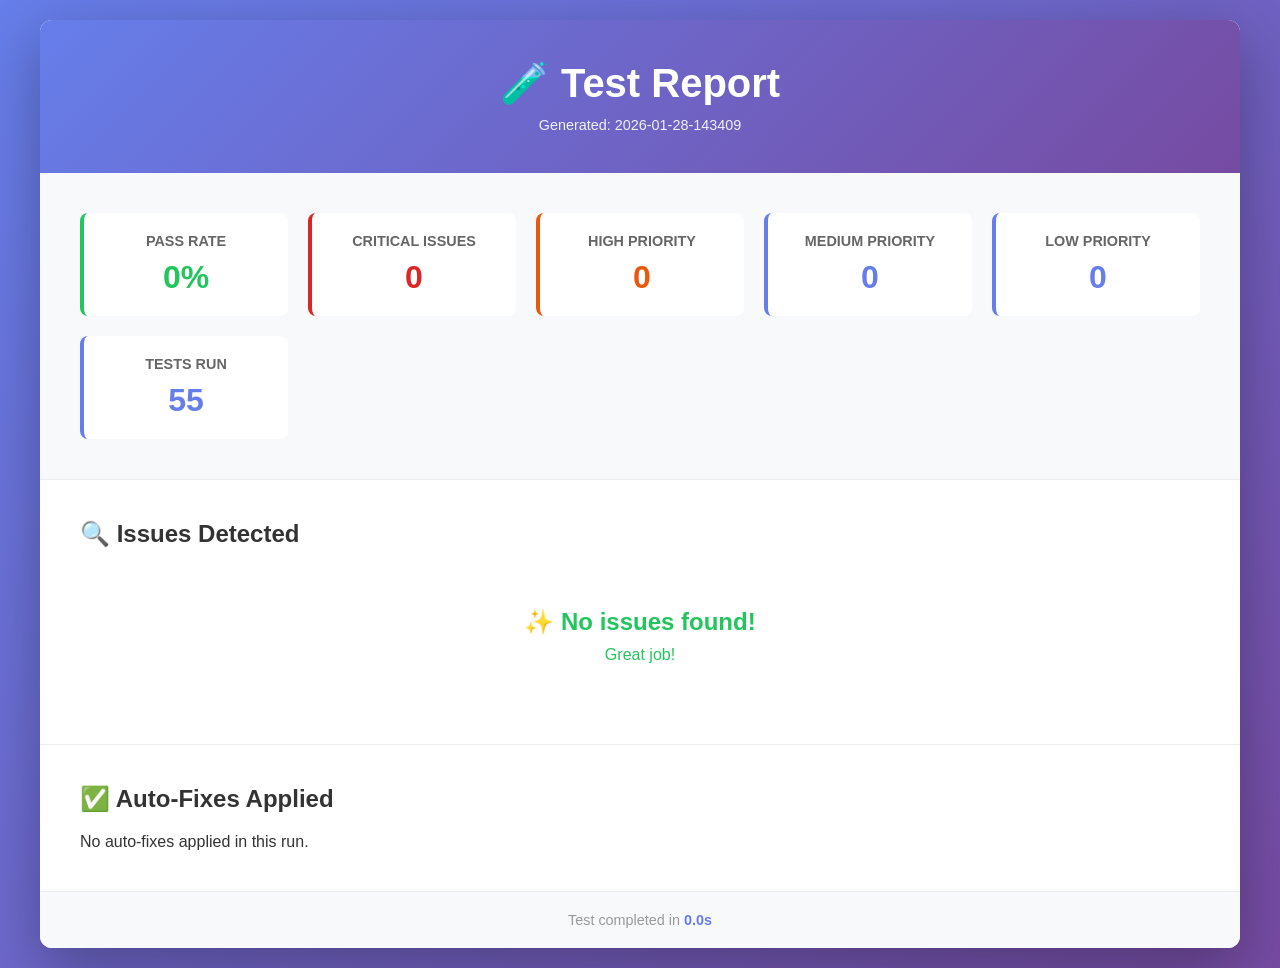
<file: .claude/skills/autonomous-e2e-testing/scripts/test-reports/2026-01-28-143409/report-2026-01-28-143409.html>
<!DOCTYPE html>
<html lang="en">
<head>
    <meta charset="UTF-8">
    <meta name="viewport" content="width=device-width, initial-scale=1.0">
    <title>Test Report - 2026-01-28-143409</title>
    <style>
        * {
            margin: 0;
            padding: 0;
            box-sizing: border-box;
        }

        body {
            font-family: -apple-system, BlinkMacSystemFont, 'Segoe UI', Roboto, 'Helvetica Neue', Arial, sans-serif;
            background: linear-gradient(135deg, #667eea 0%, #764ba2 100%);
            color: #333;
            padding: 20px;
        }

        .container {
            max-width: 1200px;
            margin: 0 auto;
            background: white;
            border-radius: 12px;
            box-shadow: 0 20px 60px rgba(0, 0, 0, 0.3);
            overflow: hidden;
        }

        header {
            background: linear-gradient(135deg, #667eea 0%, #764ba2 100%);
            color: white;
            padding: 40px;
            text-align: center;
        }

        h1 {
            font-size: 2.5em;
            margin-bottom: 10px;
        }

        .timestamp {
            opacity: 0.9;
            font-size: 0.9em;
        }

        .summary {
            display: grid;
            grid-template-columns: repeat(auto-fit, minmax(200px, 1fr));
            gap: 20px;
            padding: 40px;
            background: #f8f9fa;
        }

        .summary-card {
            background: white;
            padding: 20px;
            border-radius: 8px;
            border-left: 4px solid #667eea;
            text-align: center;
        }

        .summary-card.pass {
            border-left-color: #22c55e;
        }

        .summary-card.critical {
            border-left-color: #dc2626;
        }

        .summary-card.high {
            border-left-color: #ea580c;
        }

        .summary-card h3 {
            color: #666;
            font-size: 0.9em;
            margin-bottom: 10px;
            text-transform: uppercase;
        }

        .summary-card .value {
            font-size: 2em;
            font-weight: bold;
            color: #667eea;
        }

        .summary-card.critical .value {
            color: #dc2626;
        }

        .summary-card.high .value {
            color: #ea580c;
        }

        .summary-card.pass .value {
            color: #22c55e;
        }

        section {
            padding: 40px;
            border-top: 1px solid #eee;
        }

        h2 {
            color: #333;
            margin-bottom: 20px;
            font-size: 1.5em;
        }

        .issues-list {
            space-y: 20px;
        }

        .issue {
            background: #f8f9fa;
            padding: 20px;
            border-radius: 8px;
            margin-bottom: 15px;
            border-left: 4px solid #667eea;
        }

        .issue.critical {
            border-left-color: #dc2626;
            background: #fef2f2;
        }

        .issue.high {
            border-left-color: #ea580c;
            background: #fff7ed;
        }

        .issue.medium {
            border-left-color: #eab308;
            background: #fefce8;
        }

        .issue.low {
            border-left-color: #22c55e;
            background: #f0fdf4;
        }

        .issue-header {
            display: flex;
            gap: 10px;
            align-items: center;
            margin-bottom: 10px;
        }

        .severity-badge {
            display: inline-block;
            padding: 4px 12px;
            border-radius: 20px;
            font-size: 0.85em;
            font-weight: bold;
            color: white;
            text-transform: uppercase;
        }

        .severity-badge.critical { background: #dc2626; }
        .severity-badge.high { background: #ea580c; }
        .severity-badge.medium { background: #eab308; color: #333; }
        .severity-badge.low { background: #22c55e; }

        .issue-description {
            color: #666;
            margin-bottom: 10px;
        }

        .issue-category {
            font-size: 0.85em;
            color: #999;
            text-transform: uppercase;
            letter-spacing: 0.5px;
        }

        .fix-section {
            background: #f0fdf4;
            border-left: 4px solid #22c55e;
            padding: 20px;
            border-radius: 8px;
            margin-top: 20px;
        }

        .fix-section h3 {
            color: #22c55e;
            margin-bottom: 10px;
            font-size: 0.95em;
        }

        code {
            background: #333;
            color: #0f0;
            padding: 2px 6px;
            border-radius: 4px;
            font-family: 'Courier New', monospace;
            font-size: 0.9em;
        }

        footer {
            padding: 20px 40px;
            background: #f8f9fa;
            border-top: 1px solid #eee;
            text-align: center;
            color: #999;
            font-size: 0.9em;
        }

        .duration {
            font-weight: bold;
            color: #667eea;
        }

        .no-issues {
            text-align: center;
            padding: 40px;
            color: #22c55e;
        }

        .no-issues h3 {
            font-size: 1.5em;
            margin-bottom: 10px;
        }
    </style>
</head>
<body>
    <div class="container">
        <header>
            <h1>🧪 Test Report</h1>
            <p class="timestamp">Generated: 2026-01-28-143409</p>
        </header>

        <div class="summary">
            <div class="summary-card pass">
                <h3>Pass Rate</h3>
                <div class="value">0%</div>
            </div>
            <div class="summary-card critical">
                <h3>Critical Issues</h3>
                <div class="value">0</div>
            </div>
            <div class="summary-card high">
                <h3>High Priority</h3>
                <div class="value">0</div>
            </div>
            <div class="summary-card">
                <h3>Medium Priority</h3>
                <div class="value">0</div>
            </div>
            <div class="summary-card">
                <h3>Low Priority</h3>
                <div class="value">0</div>
            </div>
            <div class="summary-card">
                <h3>Tests Run</h3>
                <div class="value">55</div>
            </div>
        </div>

        <section>
            <h2>🔍 Issues Detected</h2>
            <div class="no-issues"><h3>✨ No issues found!</h3><p>Great job!</p></div>
        </section>

        <section>
            <h2>✅ Auto-Fixes Applied</h2>
            <p>No auto-fixes applied in this run.</p>
        </section>

        <footer>
            <p>Test completed in <span class="duration">0.0s</span></p>
        </footer>
    </div>
</body>
</html>
</file>
